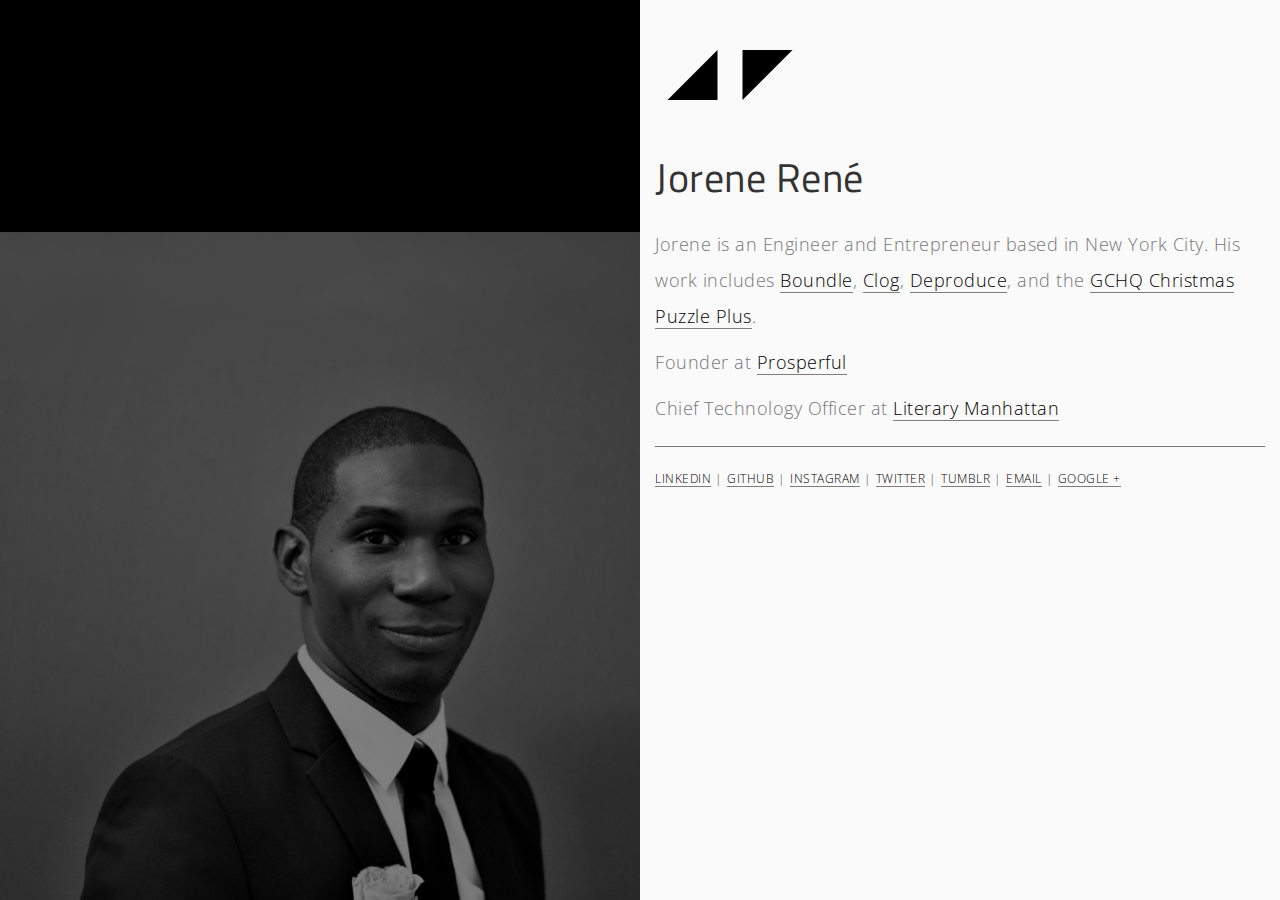
<file: index.html>
<!DOCTYPE html><html lang="en-US" prefix="og: http://ogp.me/ns#"><head>
<meta charset="utf-8">
<meta http-equiv="X-UA-Compatible" content="IE=edge">

<title>Jorene Ren&eacute;  | Engineer and Entrepreneur</title>

<!-- Google Fonts -->
<link href="https://fonts.googleapis.com/css?family=Open+Sans:400,300" rel="stylesheet" type="text/css">
<link href="https://fonts.googleapis.com/css?family=Titillium+Web:400,700,600" rel="stylesheet" type="text/css">

<!-- MOBILE -->
<meta name="viewport" content="width=device-width, initial-scale=1, maximum-scale=1, user-scalable=no minimal-ui">

<!-- SEO: Priorities -->
<meta name="keywords" content="Jorene Ren&eacute;, Engineer, Entrepreneur, Athlete, Artist, Founder, Chief Technology Officer, President, Prosperful, Literary Manhattan">

<!-- Google Schema -->
<meta name="description" content="Jorene Ren&eacute is an Engineer and Entrepreneur. Founder of Prosperful. Chief Technology Officer at Literary Manhattan.">
<link rel="author" href="https://plus.google.com/+jorenerene/posts">
<link rel="publisher" href="https://plus.google.com/+jorenerene">

<!-- Twitter Card -->
<meta name="twitter:card" content="summary_large_image">
<meta name="twitter:site" content="@jorenerene">
<meta name="twitter:title" content="Jorene Ren&eacute;">
<meta name="twitter:description" content="Jorene Ren&eacute is an Engineer and Entrepreneur. Founder of Prosperful. Chief Technology Officer at Literary Manhattan.">
<meta name="twitter:creator" content="@jorenerene">
<meta name="twitter:image:src" content="http://jorenerene.com/assets/img/jorenerene.jpg">

<!-- Facebook Open Graph -->
<meta property="og:title" content="Jorene Ren&eacute;">
<meta property="og:type" content="profile">
<meta property="og:url" content="http://jorenerene.com/">
<meta property="og:image" content="http://jorenerene.com/assets/img/jorenerene.jpg">
<meta property="og:description" content="Jorene Ren&eacute is an Engineer and Entrepreneur. Founder of Prosperful. Chief Technology Officer at Literary Manhattan.">
<meta property="og:site_name" content="Jorene Rene">
<meta property="fb:admins" content="jorenerene">

<link href="//maxcdn.bootstrapcdn.com/bootstrap/3.3.6/css/bootstrap.min.css" rel="stylesheet">
<link href="//maxcdn.bootstrapcdn.com/font-awesome/4.5.0/css/font-awesome.min.css" rel="stylesheet">
<link href="style.css" rel="stylesheet">
<link href="assets/css/jorenerene.css" rel="stylesheet">

<link rel="icon" href="favicon.ico">

<script>
(function(i,s,o,g,r,a,m){i['GoogleAnalyticsObject']=r;i[r]=i[r]||function(){
(i[r].q=i[r].q||[]).push(arguments)},i[r].l=1*new Date();a=s.createElement(o),
m=s.getElementsByTagName(o)[0];a.async=1;a.src=g;m.parentNode.insertBefore(a,m)
})(window,document,'script','//www.google-analytics.com/analytics.js','ga');
ga('create', 'UA-55767405-1', 'auto');
ga('send', 'pageview');
</script>

<style>
</style>

</head><body>

<main>
<div class="container-fluid">
<div class="row">

<div class="col-sm-6 hidden-xs" id="jorenerene"></div>

<div class="col-sm-6">

<img src="assets/img/jorenerene.svg" alt="Jorene Ren&eacute;'s Logo">

<p class="lead">Jorene Ren&eacute;</p>

<p class="text-muted">Jorene is an Engineer and Entrepreneur based in New York City. His work includes <a target="_blank" href="http://jorenerene.github.io/boundle/">Boundle</a>, <a target="_blank" href="http://jorenerene.github.io/clog/">Clog</a>, <a target="_blank" href="http://deproduce.com">Deproduce</a>, <!-- <a target="_blank" href="">Birthday 529</a>, --> and the <a target="_blank" href="http://jorenerene.github.io/gchq/">GCHQ Christmas Puzzle Plus</a>.</p>

<p class="text-muted">Founder at <a href="http://prosperful.com" target="_blank">Prosperful</a></p>
<p class="text-muted">Chief Technology Officer at <a href="http://literarymanhattan.org" target="_blank">Literary Manhattan</a></p>

<hr>

<p class="text-uppercase small"><a target="_blank" href="http://linkedin.com/in/jorenerene">LinkedIn</a> | <a target="_blank" href="http://github.com/jorenerene">GitHub</a> | <a target="_blank" href="http://instagram.com/jorenerene">Instagram</a> | <a target="_blank" href="http://twitter.com/jorenerene">Twitter</a> | <a target="_blank" href="http://jorenerene.tumblr.com">Tumblr</a> | <a target="_blank" href="mailto:jorene@prosperful.com">Email</a> | <a href="https://plus.google.com/+jorenerene/posts" target="_blank">Google +</a></p>

</div><!-- .col -->
</div><!-- .row -->
</div> <!-- .container-fluid -->
</main>

<hr style="margin-bottom:0;" class="visible-xs">
<img src="assets/img/jorenerene.jpg" class="img-responsive visible-xs" alt="Jorene Ren&eacute;'s Portrait">

<script src="https://code.jquery.com/jquery-2.1.4.min.js"></script>
<script src="https://maxcdn.bootstrapcdn.com/bootstrap/3.3.6/js/bootstrap.min.js"></script>

</body></html>
</file>
<file: style.css>
/*
Theme Name: Wireplates
Author: Jorene Ren&eacute;
Author URI: http://jorenerene.com
Description: See http://bitbucket.org/jorenerene/wireplates/readme.md
Version: 1.0
License: GNU General Public License v2 or later
License URI: http://www.gnu.org/licenses/gpl-2.0.html
*/

/* FIXES */
body {
	/* padding-top:70px; */ /* Navbar Fixed to Top */
	/* position:relative; */ /* Scrollspy */
}

/* KILL OUTLINE */
*:active, *:focus {
	outline:none;
}

textarea {
	resize:none;
}

/* BASIC */
html ,body, *, h1, h2, h3, h4 {
	font-family:Open Sans;
	letter-spacing:0.5px;
	line-height:120%;
}

h1, h2, h1 a, h2 a {
	font-family:Raleway, Open Sans;
	font-weight:900;
}

a {
	cursor:pointer;
}

a:hover, a:focus {
	text-decoration:none;
}

/* xs */
@media (max-width:767px) {
}

/* sm */
@media (min-width:768px) {
}

/* md */
@media (min-width:992px) {
}

/* lg */
@media (min-width:1200px) {
}

/* OPEN CLOSE DROPDOWN TRANSITION */
li.dropdown > a .fa-plus {
	transition:transform .25s;
	transform:rotate(0deg);
}

li.dropdown.open > a .fa-plus {
	transition:transform .25s;
	transform:rotate(45deg);
}

.navbar, .btn {
	font-weight:600;
	text-transform:uppercase;
}

.navbar-default .navbar-brand, .navbar-default .navbar-nav > li > a {
	color:#428bca;
}

/* SM, MD, LG */
@media(min-width:768px) {
	/* BORDER */
	.navbar-default {
		border:0;
		
		box-shadow: inset 0 1px #fff, 0 1px 3px rgba(34,25,25,0.4);
		-moz-box-shadow: inset 0 1px #fff, 0 1px 3px rgba(34,25,25,0.4);
		-webkit-box-shadow: inset 0 1px #fff, 0 1px 3px rgba(34,25,25,0.4);
	}

	/* FADE DROPDOWN-MENU */
	.open > .dropdown-menu {
		animation-name: dropdownIn;
		animation-duration:.5s;
		animation-iteration-count: 1;
		animation-timing-function: ease;
		animation-fill-mode: forwards;

		-webkit-animation-name: dropdownIn;
		-webkit-animation-duration:.5s;
		-webkit-animation-iteration-count: 1;
		-webkit-animation-timing-function: ease;
		-webkit-animation-fill-mode: forwards;

		-moz-animation-name: dropdownIn;
		-moz-animation-duration:.5s;
		-moz-animation-iteration-count: 1;
		-moz-animation-timing-function: ease;
		-moz-animation-fill-mode: forwards;
	}
	@keyframes dropdownIn {
		from {
			opacity: 0;
		}
		to {
			opacity: 1;
		}
	}
	@-webkit-keyframes dropdownIn {
		from {
			opacity: 0;
		}
		to {
			opacity: 1;
		}
	}

	/* DISLOCATE DROPDOWN-MENU WITH ARROW */
	.dropdown-menu > li > a {
		color:#428bca;
	}
	.dropdown ul.dropdown-menu {
		border-radius:4px;
		box-shadow:none;
		margin-top:20px;
		/* width:300px; */
	}
	.dropdown ul.dropdown-menu:before {
		content: "";
		border-bottom: 10px solid #fff;
		border-right: 10px solid transparent;
		border-left: 10px solid transparent;
		position: absolute;
		top: -10px;
		left: 13px;
		z-index: 10;
	}
	.dropdown ul.dropdown-menu:after {
		content: "";
		border-bottom: 11px solid #ccc;
		border-right: 11px solid transparent;
		border-left: 11px solid transparent;
		position: absolute;
		top: -11px;
		left: 12px;
		z-index: 9;
	}

	/* ALTERNATE ARROW NAVBAR-RIGHT */
	.navbar-right .dropdown ul.dropdown-menu:before {
		content: "";
		border-bottom: 10px solid #fff;
		border-right: 10px solid transparent;
		border-left: 10px solid transparent;
		position: absolute;
		top: -10px;
		right: 13px;
		z-index: 10;
	}
	.navbar-right .dropdown ul.dropdown-menu:after {
		content: "";
		border-bottom: 11px solid #ccc;
		border-right: 11px solid transparent;
		border-left: 11px solid transparent;
		position: absolute;
		top: -11px;
		right: 12px;
		z-index: 9;
	}
}

/* FADE HOVER */
.navbar-default .navbar-nav>li>a {
	-o-transition:.5s;
	-ms-transition:.5s;
	-moz-transition:.5s;
	-webkit-transition:.5s;

	transition:.5s;
}

/* DROPDOWN MENU PADDING TO MATCH SEPARATOR DIVIDER */
.dropdown-menu {
	padding:9px 0px;
}

.navbar-text {
    line-height:1.42857143;
}

/* Carousel Fade */
.carousel-fade .carousel-inner .item {
	-webkit-transition-property: opacity;
	transition-property: opacity;
}
.carousel-fade .carousel-inner .item,
.carousel-fade .carousel-inner .active.left,
.carousel-fade .carousel-inner .active.right {
	opacity: 0;
}
.carousel-fade .carousel-inner .active,
.carousel-fade .carousel-inner .next.left,
.carousel-fade .carousel-inner .prev.right {
	opacity: 1;
}
.carousel-fade .carousel-inner .next,
.carousel-fade .carousel-inner .prev,
.carousel-fade .carousel-inner .active.left,
.carousel-fade .carousel-inner .active.right {
	left: 0;
	-webkit-transform: translate3d(0, 0, 0);
	transform: translate3d(0, 0, 0);
}
.carousel-fade .carousel-control {
	z-index: 2;
}

/* Topper */

.topper-top {
	border-radius:50%;
	display: inline-block;
	height: 40px;
	width: 40px;
	position: fixed;
	bottom: 100px;
	right: 10px;
	z-index: 10;
	box-shadow: 0 0 10px rgba(0, 0, 0, 0.05);
	/* image replacement properties */
	overflow: hidden;
	text-indent: 100%;
	white-space: nowrap;
	background: rgba(51, 122, 183, 0.9) url(assets/img/back-to-top.svg) no-repeat center 50%;
	visibility: hidden;
	opacity: 0;
	-webkit-transition: opacity .3s 0s, visibility 0s .3s;
	-moz-transition: opacity .3s 0s, visibility 0s .3s;
	transition: opacity .3s 0s, visibility 0s .3s;
}
.topper-top.topper-is-visible, .topper-top.topper-fade-out, .no-touch .topper-top:hover {
	-webkit-transition: opacity .3s 0s, visibility 0s 0s;
	-moz-transition: opacity .3s 0s, visibility 0s 0s;
	transition: opacity .3s 0s, visibility 0s 0s;
}
.topper-top.topper-is-visible {
	/* the button becomes visible */
	visibility: visible;
	opacity: 1;
}
.topper-top.topper-fade-out {
	/* if the user keeps scrolling down, the button is out of focus and becomes less visible */
	opacity: .5;
}
.no-touch .topper-top:hover {
	background-color: #6AA4A8;
	opacity: 1;
}
@media only screen and (min-width: 768px) {
	.topper-top {
		right: 20px;
		bottom: 20px;
	}
}
@media only screen and (min-width: 1024px) {
	.topper-top {
		height: 60px;
		width: 60px;
		right: 30px;
		bottom: 30px;
	}
}
/* END BACK TO TOP */

/* ANIMATED X */
.navbar-toggle {
	border: none;
	background: transparent !important;
}
.navbar-toggle:hover {
	background: transparent !important;
}

.navbar-toggle .icon-bar {
	width: 22px;
	-webkit-transition: all 0.2s;
	transition: all 0.2s;
}

.navbar-toggle .icon-bar:nth-of-type(1) {
	-webkit-transform: rotate(45deg);
	-ms-transform: rotate(45deg);
	transform: rotate(45deg);

	-webkit-transform-origin: 10% 10%;
	-ms-transform-origin: 10% 10%;
	transform-origin: 10% 10%;
}

.navbar-toggle .icon-bar:nth-of-type(2) {
	opacity: 0;
	filter: alpha(opacity=0);
}

.navbar-toggle .icon-bar:nth-of-type(3) {
	-webkit-transform: rotate(-45deg);
	-ms-transform: rotate(-45deg);
	transform: rotate(-45deg);
	-webkit-transform-origin: 10% 90%;
	-ms-transform-origin: 10% 90%;
	transform-origin: 10% 90%;
}

/* ANIMATED X COLLAPSED */
.navbar-toggle.collapsed .icon-bar:nth-of-type(1) {
	-webkit-transform: rotate(0);
	-ms-transform: rotate(0);
	transform: rotate(0);
}
.navbar-toggle.collapsed .icon-bar:nth-of-type(2) {
	opacity: 1;
	filter: alpha(opacity=100);
}
.navbar-toggle.collapsed .icon-bar:nth-of-type(3) {
	-webkit-transform: rotate(0);
	-ms-transform: rotate(0);
	transform: rotate(0);
}
/* END ANIMATED X */

/* FILE INPUT */
/*
<button class="btn btn-default btn-file">
Browse<input type='file' class='form-control' name='file[]' id='file' multiple='multiple'>
</button>
*/

.btn-file {
	position: relative;
	overflow: hidden;
}
.btn-file input[type=file] {
	position: absolute;
	top: 0;
	right: 0;
	min-width: 100%;
	min-height: 100%;
	font-size: 100px;
	text-align: right;
	filter: alpha(opacity=0);
	opacity: 0;
	outline: none;
	background: white;
	cursor: inherit;
	display: block;
}

/* HEART ANIMATION */
.heart {
	color:red;
	animation:heartbeat 1s linear infinite;
}

@keyframes heartbeat {
	0% {
		-webkit-transform: scale(1.1);
		-moz-transform: scale(1.1);
		-o-transform: scale(1.1);
		-ms-transform: scale(1.1);
		transform: scale(1.1);
	}
	50% {
		-webkit-transform: scale(0.8);
		-moz-transform: scale(0.8);
		-o-transform: scale(0.8);
		-ms-transform: scale(0.8);
		transform: scale(0.8);
	}
	100% {
		-webkit-transform: scale(1);
		-moz-transform: scale(1);
		-o-transform: scale(1);
		-ms-transform: scale(1);
		transform: scale(1);
	}
}
@-moz-keyframes heartbeat {
	0% {
		-moz-transform: scale(1.1);
		transform: scale(1.1);
	}
	50% {
		-moz-transform: scale(0.8);
		transform: scale(0.8);
	}
	100% {
		-moz-transform: scale(1);
		transform: scale(1);
	}
}
@-webkit-keyframes heartbeat {
	0% {
		-webkit-transform: scale(1.1);
		transform: scale(1.1);
	}
	50% {
		-webkit-transform: scale(0.8);
		transform: scale(0.8);
	}
	100% {
		-webkit-transform: scale(1);
		transform: scale(1);
	}
}
@-ms-keyframes heartbeat {
	0% {
		-ms-transform: scale(1.1);
		transform: scale(1.1);
	}
	50% {
		-ms-transform: scale(0.8);
		transform: scale(0.8);
	}
	100% {
		-ms-transform: scale(1);
		transform: scale(1);
	}
}

@media (min-width: 768px) {
	.affix {
		position: fixed; /* Affix Mobile Glitch */
	}
}

p {
	font-size:18px;
	font-weight:300;
	line-height:200%;
}

p.lead {
	font-size:40px;
	font-weight:400;
}

#jorenerene {
	padding:0px;
	min-height:100vh;
	height:100vh;
	max-height:100vh;
	overflow:hidden;
	background-repeat:no-repeat;
	background-color:black;
	background-image:url(assets/img/jorenerene.jpg);
	background-size:100% auto;
}

#initials {
	border:1px black solid;
	margin-top:32px;
	margin-bottom:20px;
}
</file>
<file: assets/css/jorenerene.css>
.lead {
	font-family:"Titillium Web";
}
a {
	border-bottom:1px rgba(0,0,0,0.5) solid;
	color:black;
}

hr {
	border-color:#777;
}

body {
	background:#fafafa;
}

#jorenerene {
	background-image:url(../img/jorenerene.jpg);
	background-position:center bottom;
}

.text-uppercase {
	letter-spacing:1px;
}
</file>
